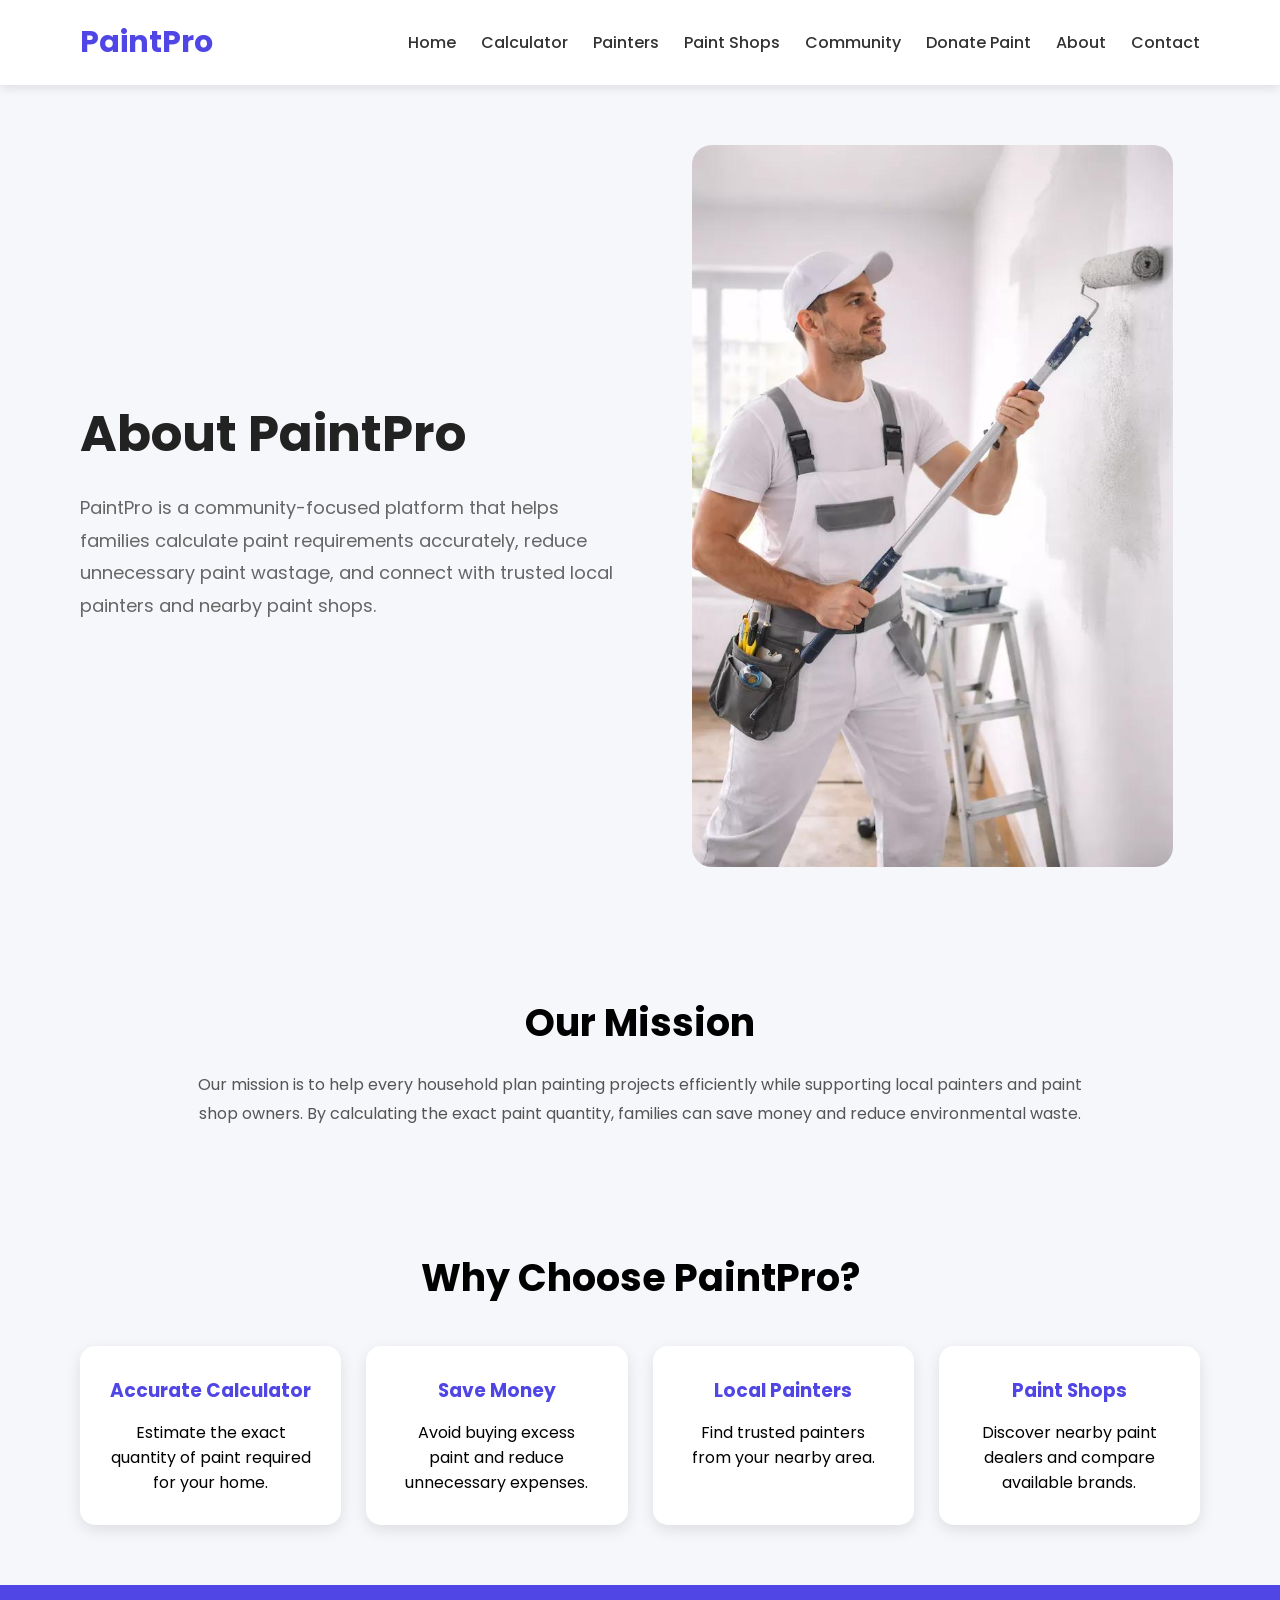
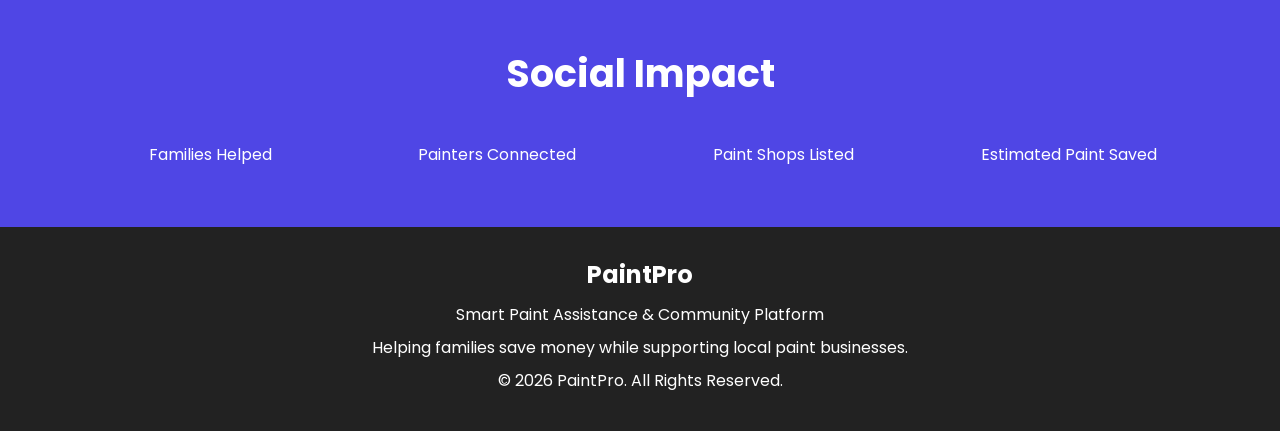
<file: about.html>
<!DOCTYPE html>
<html lang="en">

<head>

    <meta charset="UTF-8">

    <meta name="viewport" content="width=device-width, initial-scale=1.0">

    <title>About | PaintPro</title>

    <link rel="stylesheet" href="about.css">

    <link href="https://fonts.googleapis.com/css2?family=Poppins:wght@300;400;500;600;700&display=swap" rel="stylesheet">

</head>

<body>

    <!-- ================= NAVBAR ================= -->

    <nav class="navbar">

        <div class="logo"> PaintPro</div>

        <ul class="nav-links">

            <li><a href="index.html">Home</a></li>

            <li><a href="calculator.html">Calculator</a></li>

            <li><a href="painters.html">Painters</a></li>

            <li><a href="shop.html">Paint Shops</a></li>
            <li><a href="community.html">Community</a></li>

<li><a href="donate.html">Donate Paint</a></li>

            <li><a href="about.html">About</a></li>

            <li><a href="contact.html">Contact</a></li>

        </ul>

    </nav>

    <!-- ================= HERO ================= -->

    <section class="hero">

        <div class="hero-text">

            <h1>About PaintPro</h1>

            <p>
                PaintPro is a community-focused platform that helps families calculate paint requirements accurately, reduce unnecessary paint wastage, and connect with trusted local painters and nearby paint shops.
            </p>

        </div>

        <div class="hero-image">

            <img src="img7.jpg" alt="About PaintPro">

        </div>

    </section>

    <!-- ================= MISSION ================= -->

    <section class="mission">

        <h2>Our Mission</h2>

        <p>
            Our mission is to help every household plan painting projects efficiently while supporting local painters and paint shop owners. By calculating the exact paint quantity, families can save money and reduce environmental waste.
        </p>

    </section>

    <!-- ================= WHY CHOOSE ================= -->

    <section class="features">

        <h2>Why Choose PaintPro?</h2>

        <div class="feature-container">

            <div class="card">

                <h3> Accurate Calculator</h3>

                <p>Estimate the exact quantity of paint required for your home.</p>

            </div>

            <div class="card">

                <h3> Save Money</h3>

                <p>Avoid buying excess paint and reduce unnecessary expenses.</p>

            </div>

            <div class="card">

                <h3> Local Painters</h3>

                <p>Find trusted painters from your nearby area.</p>

            </div>

            <div class="card">

                <h3> Paint Shops</h3>

                <p>Discover nearby paint dealers and compare available brands.</p>

            </div>

        </div>

    </section>

    <!-- ================= SOCIAL IMPACT ================= -->

    <section class="impact">

        <h2> Social Impact</h2>

        <div class="impact-container">

            <div class="impact-box">

                <h1></h1>

                <p>Families Helped</p>

            </div>

            <div class="impact-box">

                <h1></h1>

                <p>Painters Connected</p>

            </div>

            <div class="impact-box">

                <h1></h1>

                <p>Paint Shops Listed</p>

            </div>

            <div class="impact-box">

                <h1></h1>

                <p>Estimated Paint Saved</p>

            </div>

        </div>

    </section>

    <!-- ================= FOOTER ================= -->

    <footer>

        <h2> PaintPro</h2>

        <p>Smart Paint Assistance & Community Platform</p>

        <p>Helping families save money while supporting local paint businesses.</p>

        <p>© 2026 PaintPro. All Rights Reserved.</p>

    </footer>

</body>

</html>
</file>
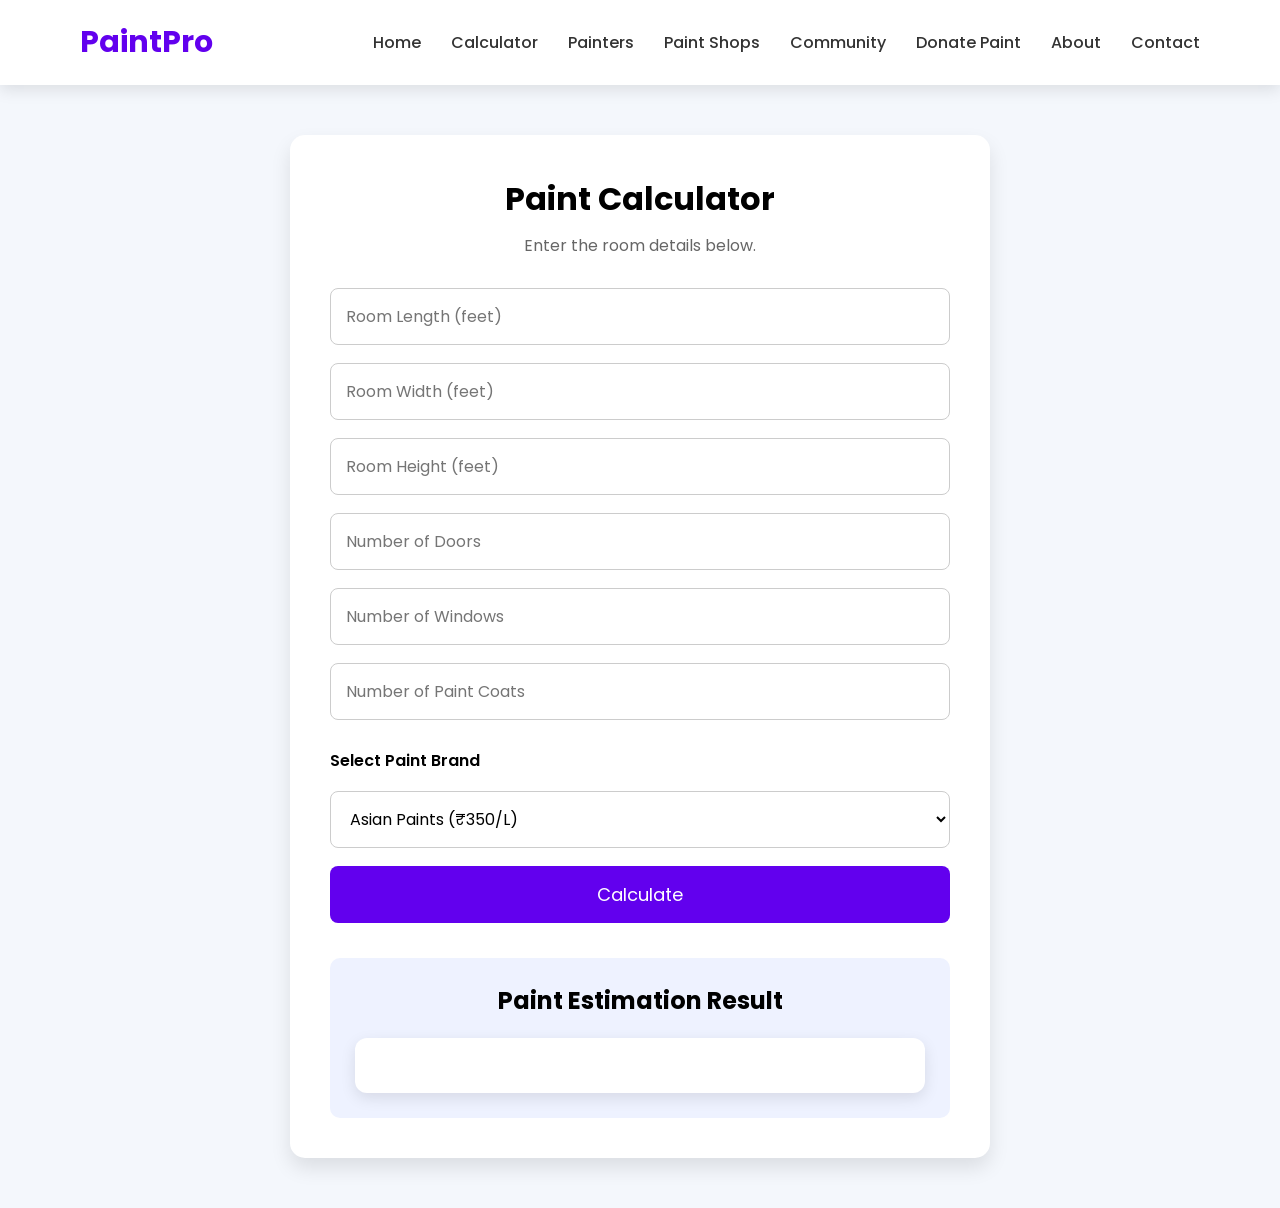
<file: calculator.html>
<!DOCTYPE html>
<html lang="en">

<head>

    <meta charset="UTF-8">

    <meta name="viewport" content="width=device-width, initial-scale=1.0">

    <title>Paint Calculator | PaintPro</title>

   <link rel="stylesheet" href="calculator.css">

    <link href="https://fonts.googleapis.com/css2?family=Poppins:wght@300;400;500;600;700&display=swap" rel="stylesheet">

</head>

<body>
    <nav class="navbar">

    <div class="logo"> PaintPro</div>

    <ul class="nav-links">

        <li><a href="index.html">Home</a></li>

        <li><a href="calculator.html">Calculator</a></li>

        <li><a href="painters.html">Painters</a></li>

        <li><a href="shop.html">Paint Shops</a></li>
        <li><a href="community.html">Community</a></li>

<li><a href="donate.html">Donate Paint</a></li>

        <li><a href="about.html">About</a></li>

        <li><a href="contact.html">Contact</a></li>

    </ul>

</nav>

    <div class="container">

        <h1>Paint Calculator</h1>

        <p>Enter the room details below.</p>

        <div class="calculator">

            <input type="number" id="length" placeholder="Room Length (feet)">

            <input type="number" id="width" placeholder="Room Width (feet)">

            <input type="number" id="height" placeholder="Room Height (feet)">

            <input type="number" id="doors" placeholder="Number of Doors">

            <input type="number" id="windows" placeholder="Number of Windows">
<input type="number" id="coats" placeholder="Number of Paint Coats">

<label>Select Paint Brand</label>

<select id="brand">

    <option value="350">Asian Paints (₹350/L)</option>

    <option value="320">Berger Paints (₹320/L)</option>

    <option value="300">Nerolac (₹300/L)</option>

    <option value="280">Dulux (₹280/L)</option>

</select>

<button onclick="calculatePaint()">
    Calculate
</button>


        </div>

      <div class="result">

    <h2>Paint Estimation Result</h2>

    <div class="result-box">

        <p id="area"></p>

        <p id="paint"></p>

        <p id="cost"></p>

        <p id="waste"></p>

        <p id="recommendation"></p>

    </div>

</div>

    </div>

    <script src="calculator.js"></script>

</body>

</html>
</file>
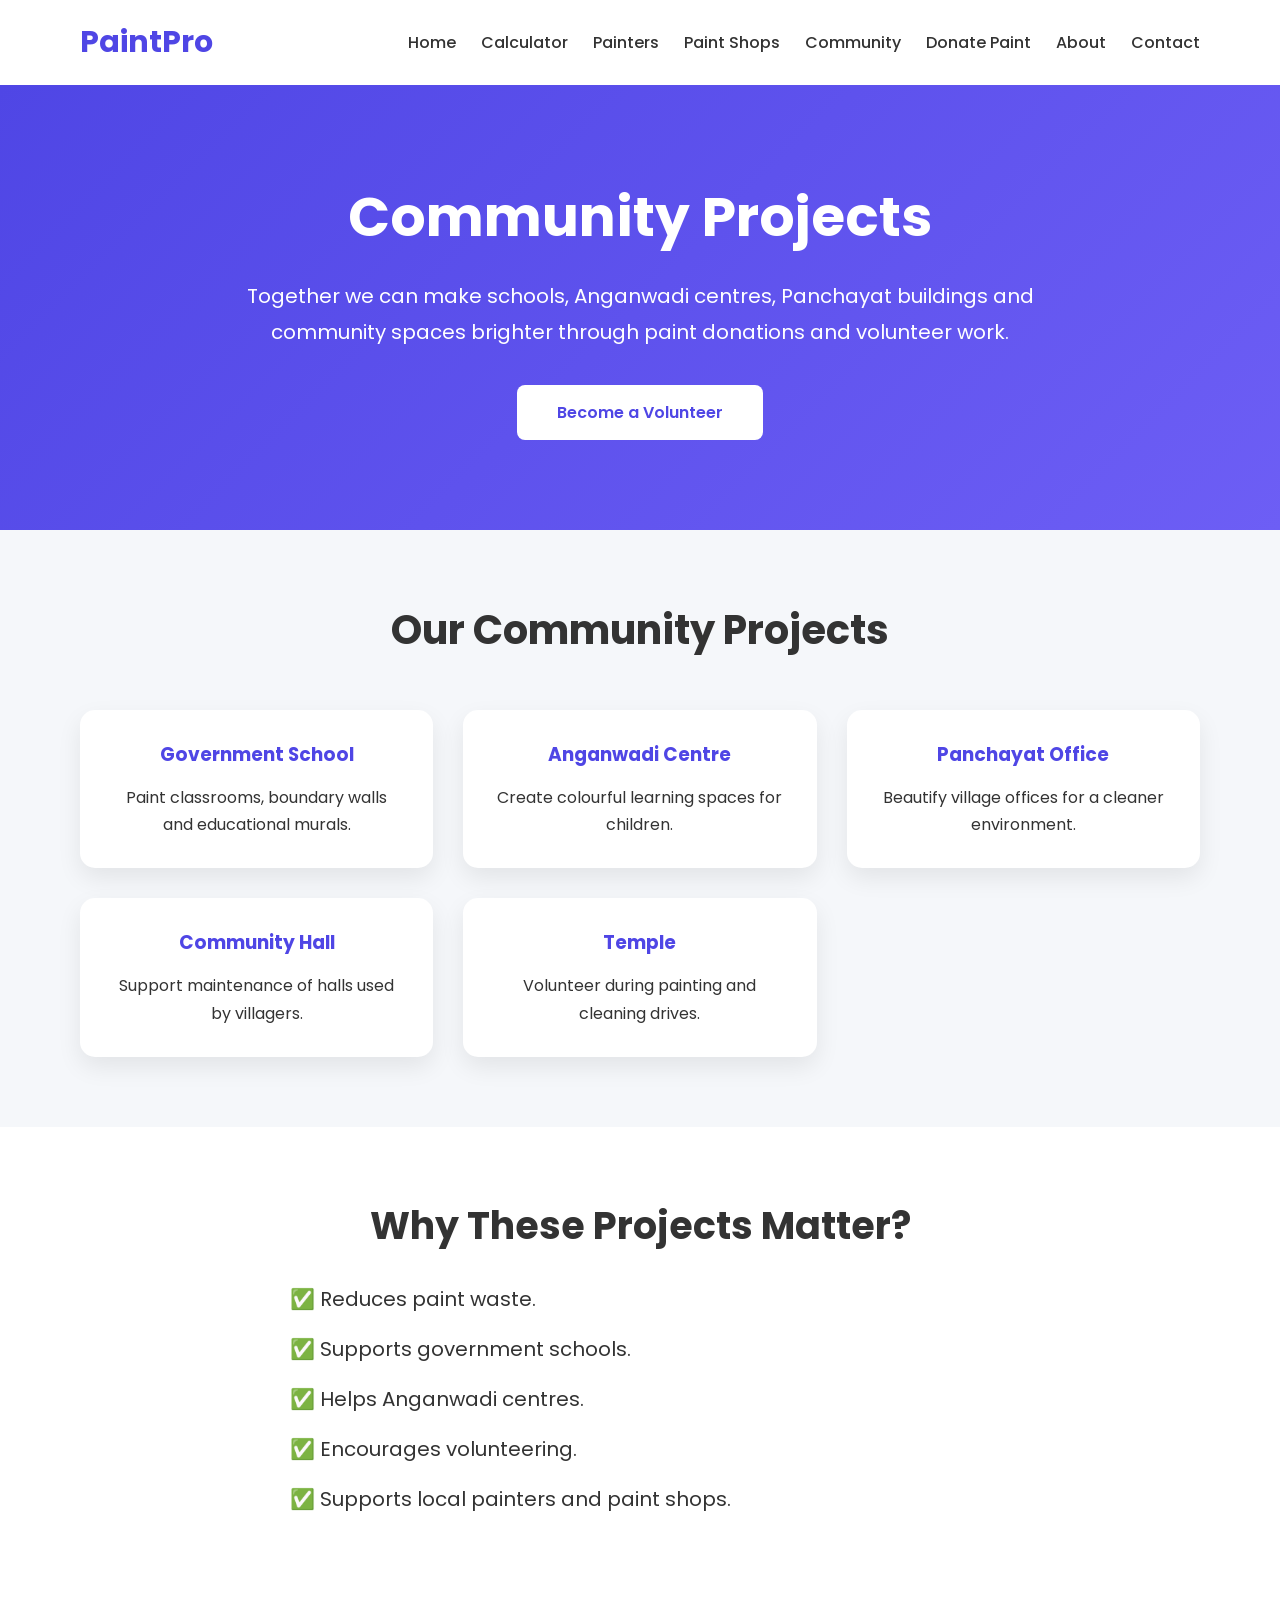
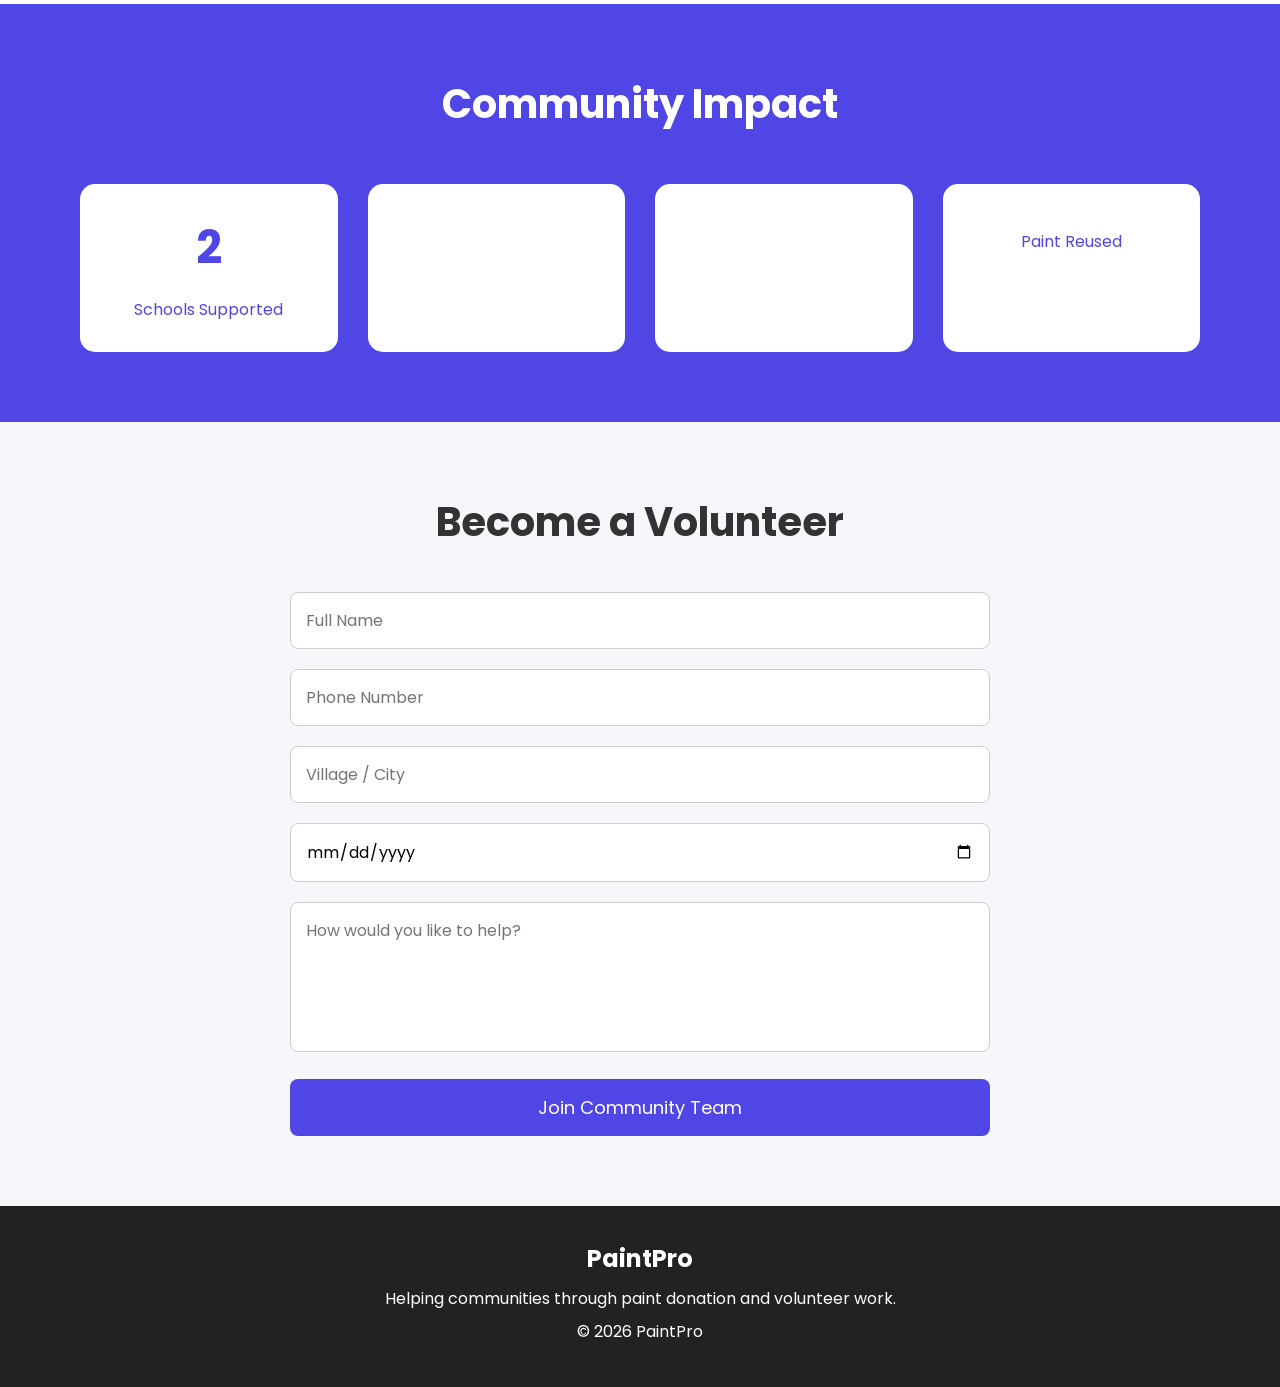
<file: community.html>
<!DOCTYPE html>
<html lang="en">

<head>

<meta charset="UTF-8">

<meta name="viewport" content="width=device-width, initial-scale=1.0">

<title>Community Projects | PaintPro</title>

<link rel="stylesheet" href="community.css">

<link href="https://fonts.googleapis.com/css2?family=Poppins:wght@300;400;500;600;700&display=swap" rel="stylesheet">

</head>

<body>

<!-- Navbar -->

<nav class="navbar">

<div class="logo"> PaintPro</div>

<ul class="nav-links">

<li><a href="index.html">Home</a></li>

<li><a href="calculator.html">Calculator</a></li>

<li><a href="painters.html">Painters</a></li>

<li><a href="shop.html">Paint Shops</a></li>

<li><a href="community.html">Community</a></li>

<li><a href="donate.html">Donate Paint</a></li>

<li><a href="about.html">About</a></li>

<li><a href="contact.html">Contact</a></li>

</ul>

</nav>

<!-- Hero -->

<section class="hero">

<h1> Community Projects</h1>

<p>
Together we can make schools, Anganwadi centres, Panchayat buildings and community spaces brighter through paint donations and volunteer work.
</p>

<a href="#volunteer" class="btn">Become a Volunteer</a>

</section>

<!-- Projects -->

<section class="projects">

<h2>Our Community Projects</h2>

<div class="project-container">

<div class="card">
<h3> Government School</h3>
<p>Paint classrooms, boundary walls and educational murals.</p>
</div>

<div class="card">
<h3> Anganwadi Centre</h3>
<p>Create colourful learning spaces for children.</p>
</div>

<div class="card">
<h3> Panchayat Office</h3>
<p>Beautify village offices for a cleaner environment.</p>
</div>

<div class="card">
<h3> Community Hall</h3>
<p>Support maintenance of halls used by villagers.</p>
</div>

<div class="card">
<h3> Temple</h3>
<p>Volunteer during painting and cleaning drives.</p>
</div>

</div>

</section>

<!-- Why -->

<section class="why">

<h2>Why These Projects Matter?</h2>

<ul>

<li>✅ Reduces paint waste.</li>

<li>✅ Supports government schools.</li>

<li>✅ Helps Anganwadi centres.</li>

<li>✅ Encourages volunteering.</li>

<li>✅ Supports local painters and paint shops.</li>

</ul>

</section>

<!-- Impact -->

<section class="impact">

<h2>Community Impact</h2>

<div class="impact-container">

<div class="box">

<h1>2</h1>

<p>Schools Supported</p>

</div>

<div class="box">

<h1></h1>

<p></p>

</div>

<div class="box">

<h1></h1>

<p></p>

</div>

<div class="box">

<h1></h1>

<p>Paint Reused</p>

</div>

</div>

</section>

<!-- Volunteer -->

<section class="volunteer" id="volunteer">

<h2>Become a Volunteer</h2>

<form>

<input type="text" placeholder="Full Name" required>

<input type="text" placeholder="Phone Number" required>

<input type="text" placeholder="Village / City">

<input type="date">

<textarea placeholder="How would you like to help?"></textarea>

<button type="submit">Join Community Team</button>

</form>

</section>

<!-- Footer -->

<footer>

<h2>PaintPro</h2>

<p>Helping communities through paint donation and volunteer work.</p>

<p>© 2026 PaintPro</p>

</footer>

<script>

document.querySelector("form").addEventListener("submit",function(e){

e.preventDefault();

alert(" Thank you for joining our community! We will contact you soon.");

this.reset();

});

</script>

</body>

</html>
</file>
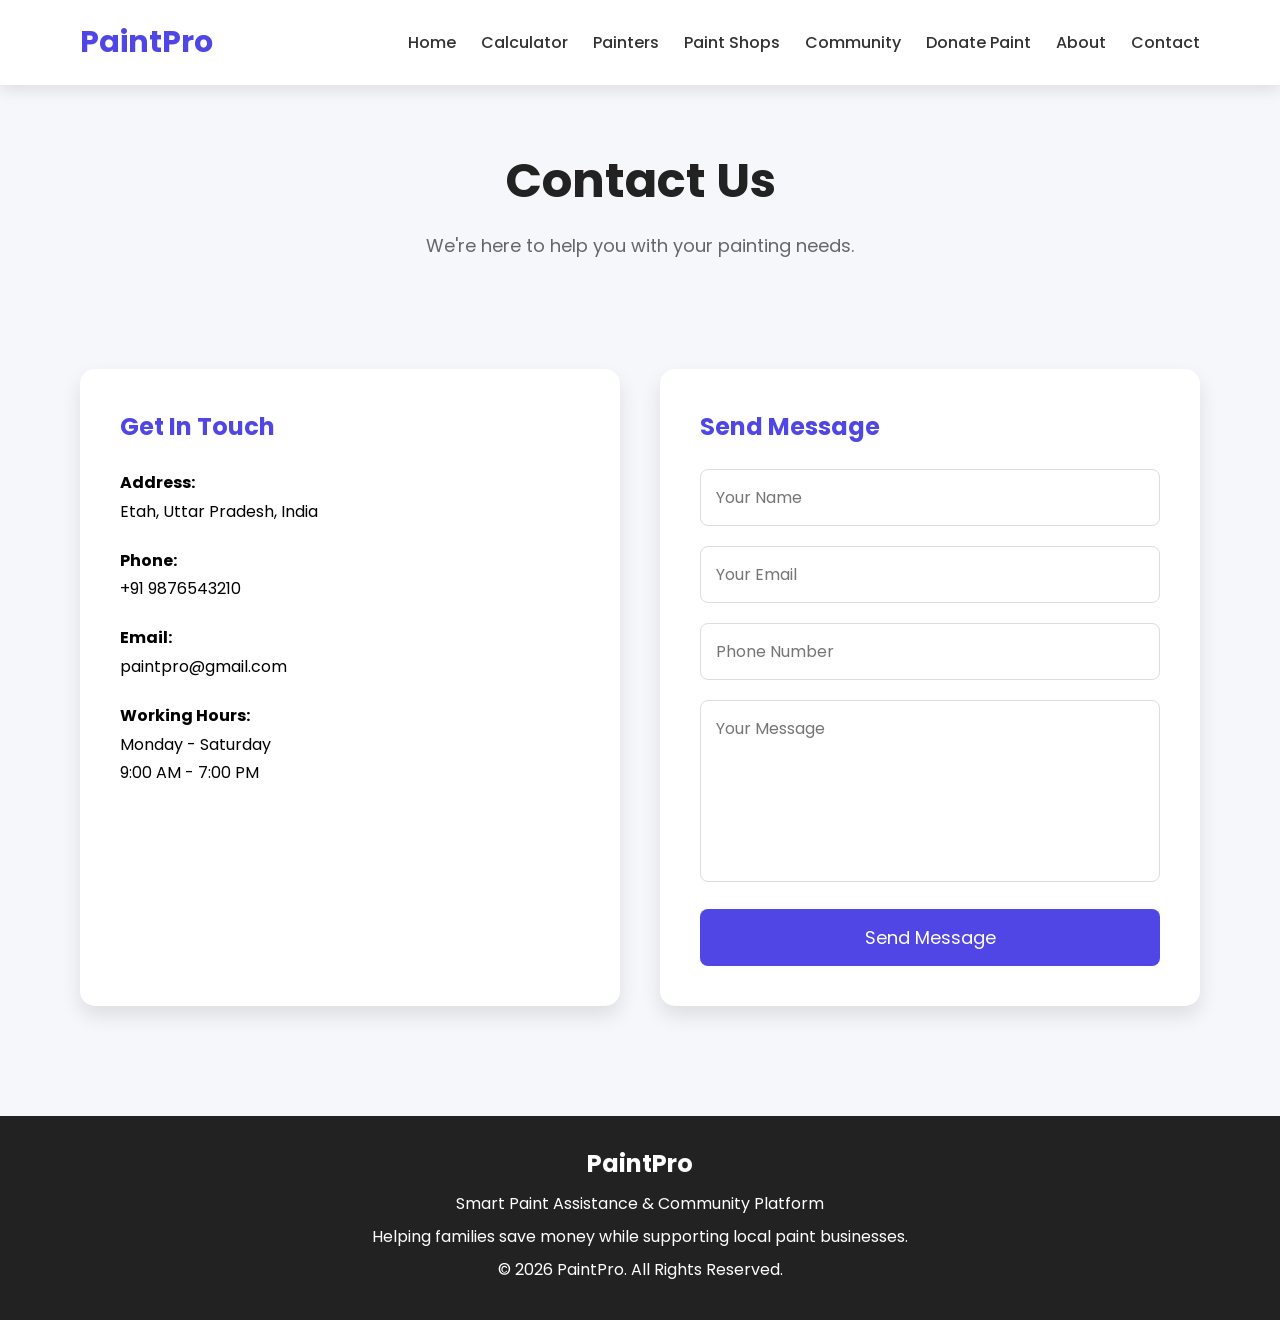
<file: contact.html>
<!DOCTYPE html>
<html lang="en">

<head>

    <meta charset="UTF-8">

    <meta name="viewport" content="width=device-width, initial-scale=1.0">

    <title>PaintPro | Contact Us</title>

    <link rel="stylesheet" href="contact.css">

    <link href="https://fonts.googleapis.com/css2?family=Poppins:wght@300;400;500;600;700&display=swap" rel="stylesheet">

</head>

<body>

<!-- Navbar -->

<nav class="navbar">

    <div class="logo"> PaintPro</div>

    <ul class="nav-links">

        <li><a href="index.html">Home</a></li>

        <li><a href="calculator.html">Calculator</a></li>

        <li><a href="painters.html">Painters</a></li>

        <li><a href="shop.html">Paint Shops</a></li>
        <li><a href="community.html">Community</a></li>

<li><a href="donate.html">Donate Paint</a></li>

        <li><a href="about.html">About</a></li>

        <li><a href="contact.html">Contact</a></li>

    </ul>

</nav>

<!-- Heading -->

<section class="contact-heading">

    <h1>Contact Us</h1>

    <p>We're here to help you with your painting needs.</p>

</section>

<!-- Contact Section -->

<section class="contact-container">

    <!-- Left Side -->

    <div class="contact-info">

        <h2>Get In Touch</h2>

        <p><strong> Address:</strong><br>Etah, Uttar Pradesh, India</p>

        <p><strong> Phone:</strong><br>+91 9876543210</p>

        <p><strong> Email:</strong><br>paintpro@gmail.com</p>

        <p><strong>Working Hours:</strong><br>Monday - Saturday<br>9:00 AM - 7:00 PM</p>

    </div>

    <!-- Right Side -->

    <div class="contact-form">

        <h2>Send Message</h2>

        <form>

            <input type="text" placeholder="Your Name" required>

            <input type="email" placeholder="Your Email" required>

            <input type="tel" placeholder="Phone Number">

            <textarea rows="6" placeholder="Your Message"></textarea>

            <button type="submit">Send Message</button>

        </form>

    </div>

</section>

<!-- Footer -->

<footer>

    <h2>PaintPro</h2>

    <p>Smart Paint Assistance & Community Platform</p>

    <p>Helping families save money while supporting local paint businesses.</p>

    <p>© 2026 PaintPro. All Rights Reserved.</p>

</footer>
<script>
document.querySelector("form").addEventListener("submit", function(event){

    event.preventDefault();

    alert(" Thank you! Your message has been sent successfully.");

    this.reset();

});
</script>

</body>

</html>
</file>
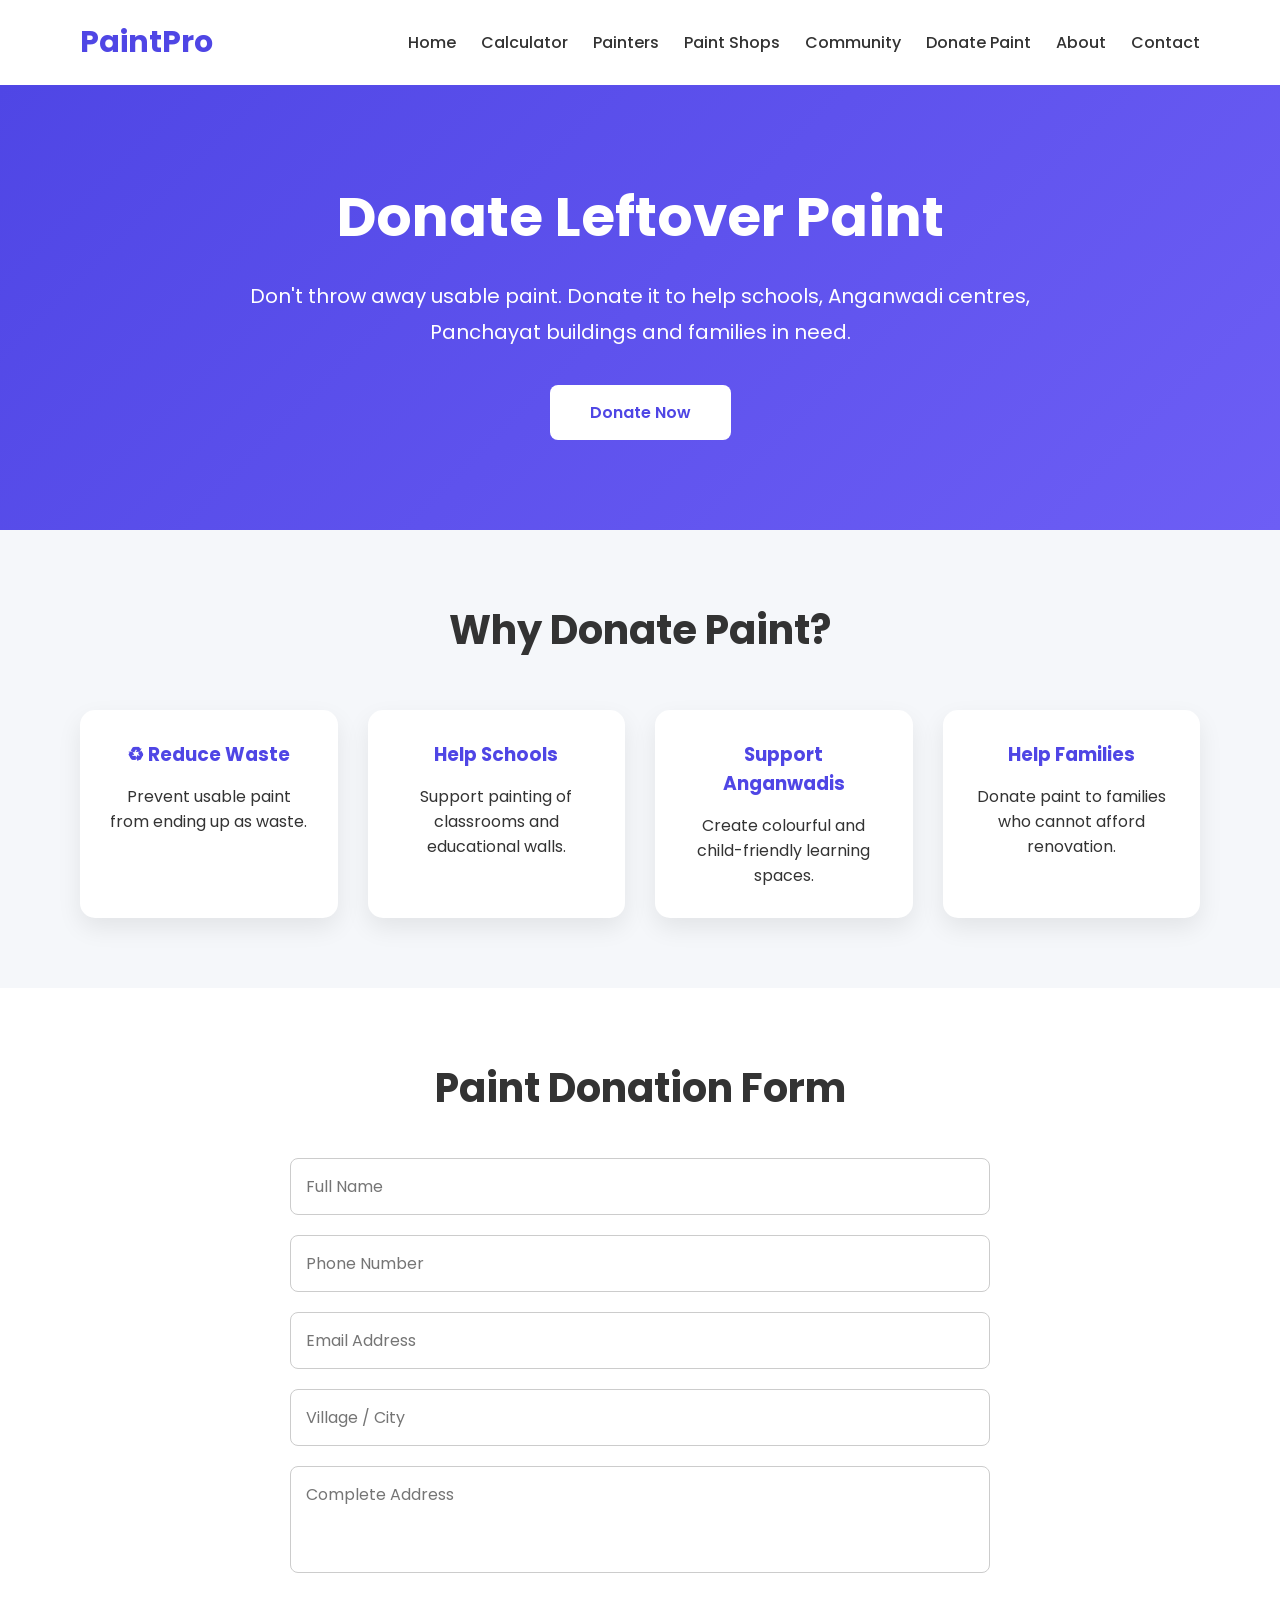
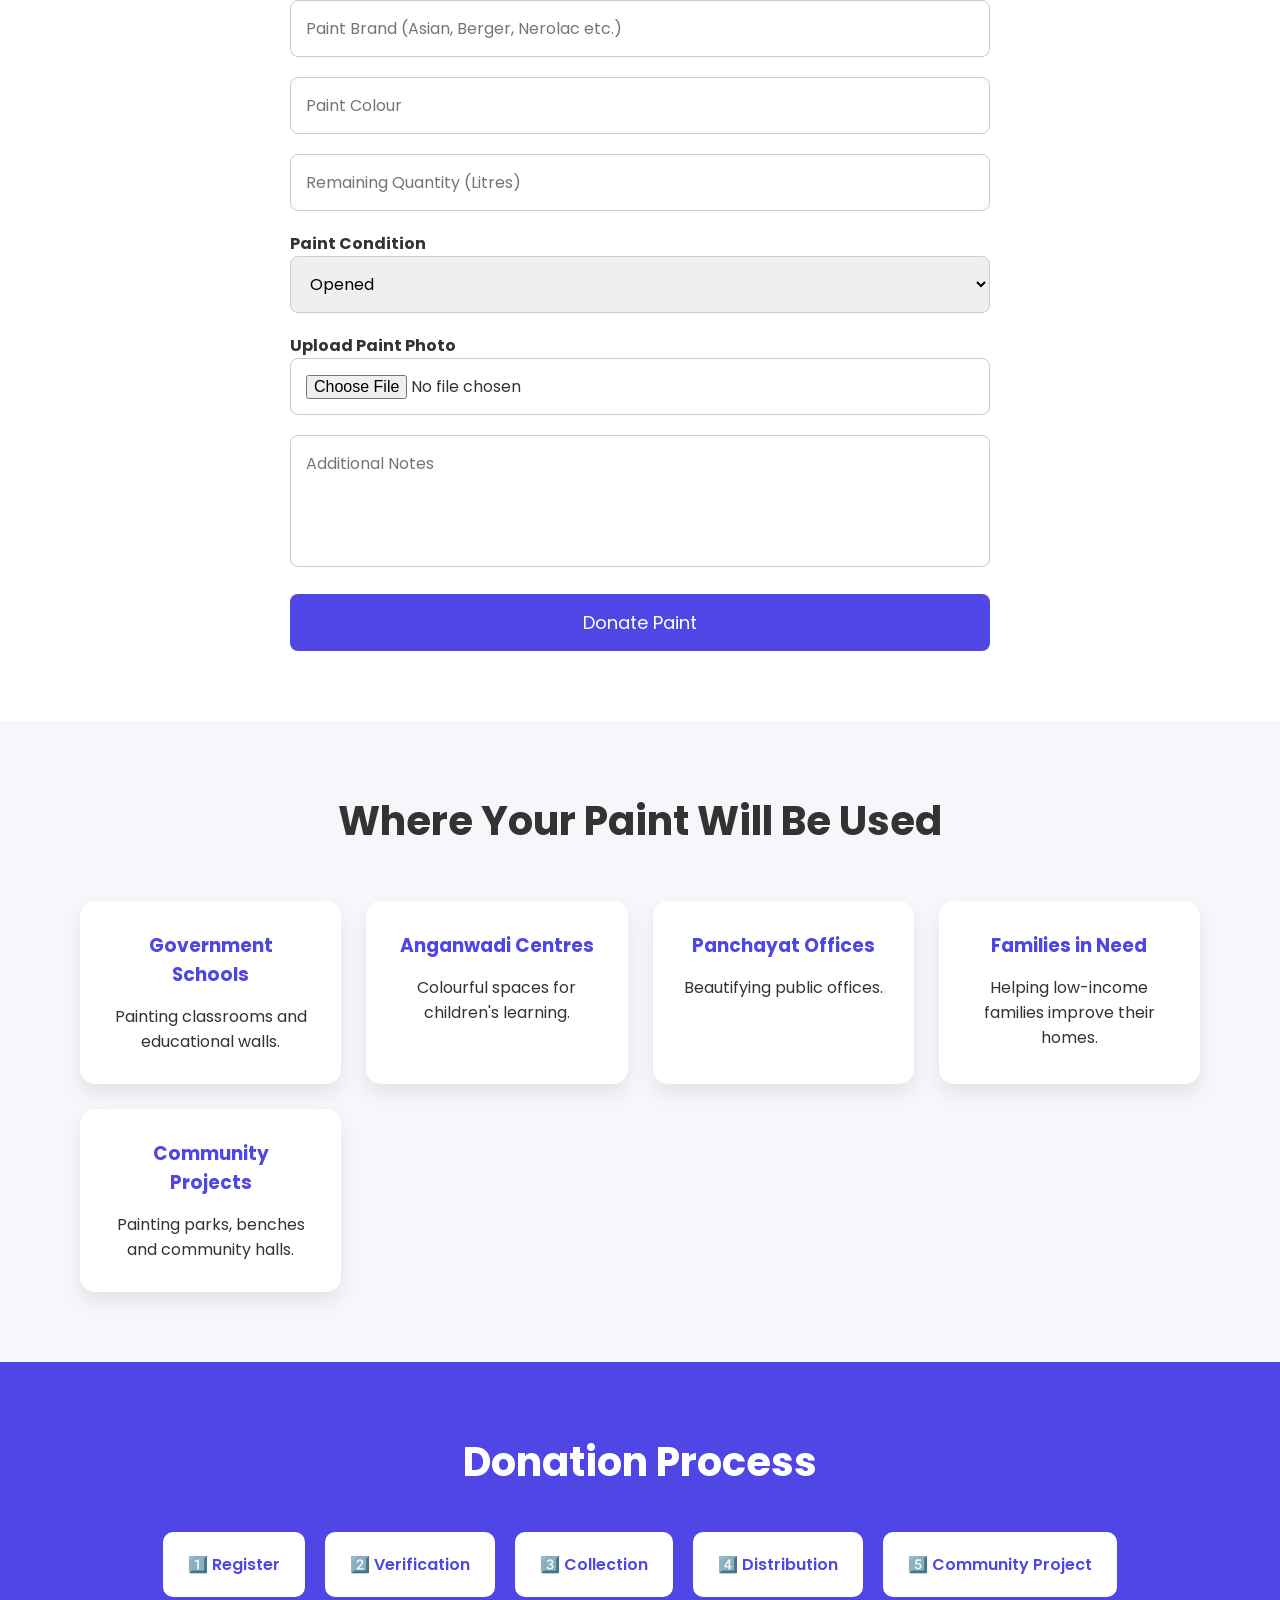
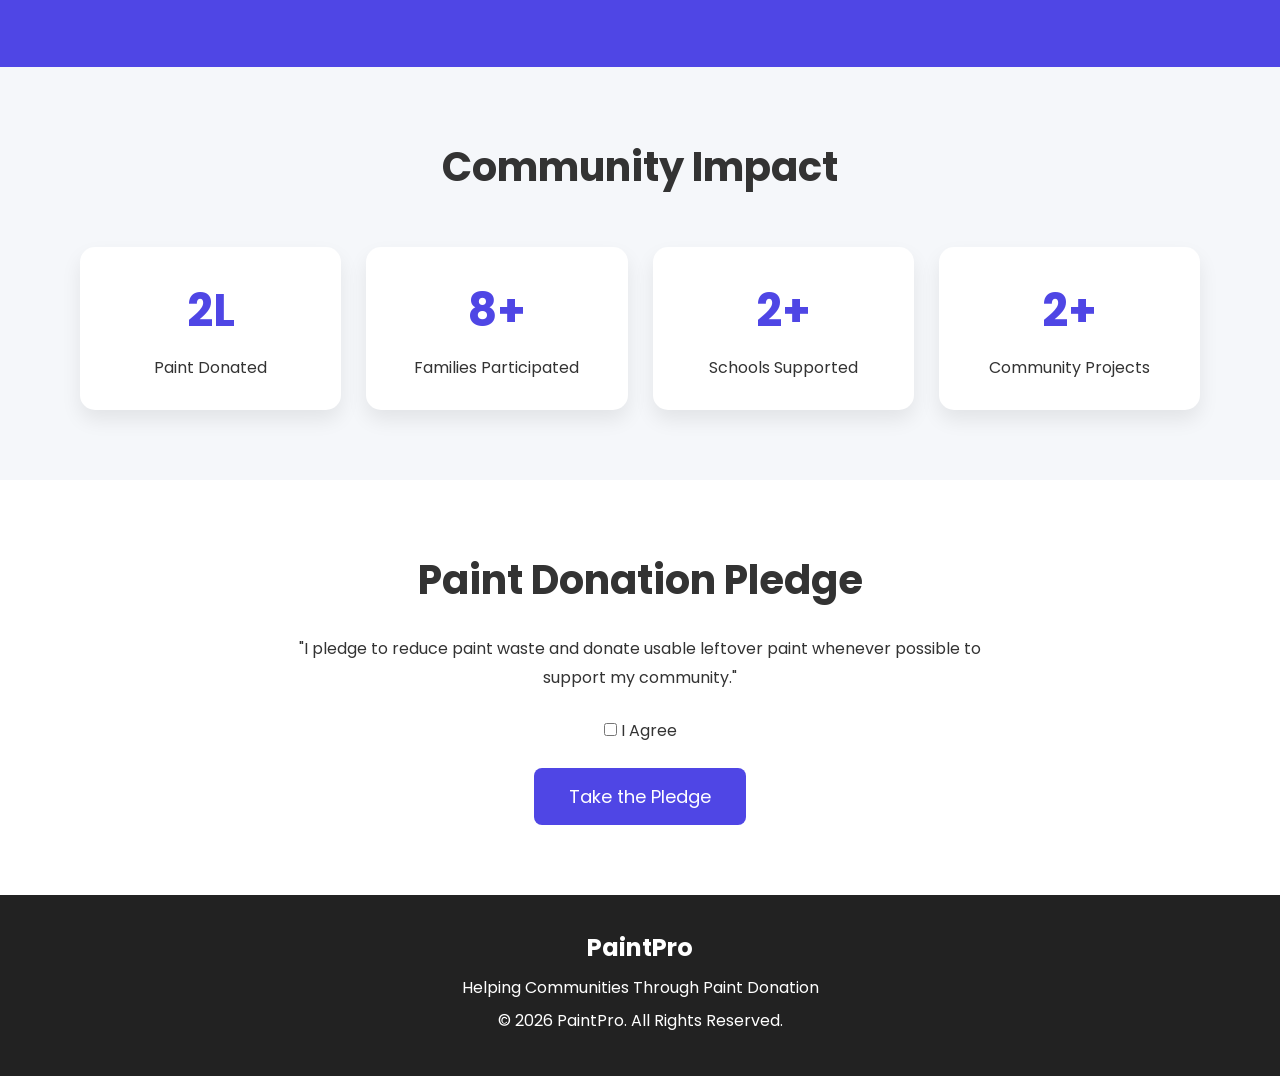
<file: donate.html>
<!DOCTYPE html>
<html lang="en">

<head>

    <meta charset="UTF-8">

    <meta name="viewport" content="width=device-width, initial-scale=1.0">

    <title>Donate Paint | PaintPro</title>

    <link rel="stylesheet" href="donate.css">

    <link href="https://fonts.googleapis.com/css2?family=Poppins:wght@300;400;500;600;700&display=swap" rel="stylesheet">

</head>

<body>

<!-- ================= NAVBAR ================= -->

<nav class="navbar">

    <div class="logo"> PaintPro</div>

    <ul class="nav-links">

        <li><a href="index.html">Home</a></li>

        <li><a href="calculator.html">Calculator</a></li>

        <li><a href="painters.html">Painters</a></li>

        <li><a href="shop.html">Paint Shops</a></li>

        <li><a href="community.html">Community</a></li>

        <li><a href="donate.html">Donate Paint</a></li>

        <li><a href="about.html">About</a></li>

        <li><a href="contact.html">Contact</a></li>

    </ul>

</nav>

<!-- ================= HERO ================= -->

<section class="hero">

    <h1> Donate Leftover Paint</h1>

    <p>

        Don't throw away usable paint. Donate it to help schools,
        Anganwadi centres, Panchayat buildings and families in need.

    </p>

    <a href="#donate-form" class="btn">Donate Now</a>

</section>

<!-- ================= WHY DONATE ================= -->

<section class="why">

    <h2>Why Donate Paint?</h2>

    <div class="why-container">

        <div class="why-card">

            <h3>♻ Reduce Waste</h3>

            <p>Prevent usable paint from ending up as waste.</p>

        </div>

        <div class="why-card">

            <h3> Help Schools</h3>

            <p>Support painting of classrooms and educational walls.</p>

        </div>

        <div class="why-card">

            <h3> Support Anganwadis</h3>

            <p>Create colourful and child-friendly learning spaces.</p>

        </div>

        <div class="why-card">

            <h3> Help Families</h3>

            <p>Donate paint to families who cannot afford renovation.</p>

        </div>

    </div>

</section>

<!-- ================= DONATION FORM ================= -->

<section class="donate" id="donate-form">

    <h2>Paint Donation Form</h2>

    <form id="paintForm">

        <input type="text" placeholder="Full Name" required>

        <input type="tel" placeholder="Phone Number" required>

        <input type="email" placeholder="Email Address">

        <input type="text" placeholder="Village / City" required>

        <textarea placeholder="Complete Address" rows="3"></textarea>

        <input type="text" placeholder="Paint Brand (Asian, Berger, Nerolac etc.)">

        <input type="text" placeholder="Paint Colour">

        <input type="number" placeholder="Remaining Quantity (Litres)">

        <label><strong>Paint Condition</strong></label>

        <select>

            <option>Opened</option>

            <option>Unopened</option>

        </select>

        <label><strong>Upload Paint Photo</strong></label>

        <input type="file">

        <textarea placeholder="Additional Notes" rows="4"></textarea>

        <button type="submit">Donate Paint</button>

    </form>

</section>

<!-- ================= WHERE IT GOES ================= -->

<section class="uses">

    <h2>Where Your Paint Will Be Used</h2>

    <div class="use-container">

        <div class="use-card">

            <h3> Government Schools</h3>

            <p>Painting classrooms and educational walls.</p>

        </div>

        <div class="use-card">

            <h3> Anganwadi Centres</h3>

            <p>Colourful spaces for children's learning.</p>

        </div>

        <div class="use-card">

            <h3> Panchayat Offices</h3>

            <p>Beautifying public offices.</p>

        </div>

        <div class="use-card">

            <h3> Families in Need</h3>

            <p>Helping low-income families improve their homes.</p>

        </div>

        <div class="use-card">

            <h3> Community Projects</h3>

            <p>Painting parks, benches and community halls.</p>

        </div>

    </div>

</section>

<!-- ================= DONATION PROCESS ================= -->

<section class="process">

    <h2>Donation Process</h2>

    <div class="steps">

        <div class="step">1️⃣ Register</div>

        <div class="step">2️⃣ Verification</div>

        <div class="step">3️⃣ Collection</div>

        <div class="step">4️⃣ Distribution</div>

        <div class="step">5️⃣ Community Project</div>

    </div>

</section>

<!-- ================= IMPACT ================= -->

<section class="impact">

    <h2>Community Impact</h2>

    <div class="impact-container">

        <div class="impact-box">

            <h1>2L</h1>

            <p>Paint Donated</p>

        </div>

        <div class="impact-box">

            <h1>8+</h1>

            <p>Families Participated</p>

        </div>

        <div class="impact-box">

            <h1>2+</h1>

            <p>Schools Supported</p>

        </div>

        <div class="impact-box">

            <h1>2+</h1>

            <p>Community Projects</p>

        </div>

    </div>

</section>

<!-- ================= PLEDGE ================= -->

<section class="pledge">

    <h2>Paint Donation Pledge</h2>

    <p>

        "I pledge to reduce paint waste and donate usable leftover
        paint whenever possible to support my community."

    </p>

    <label>

        <input type="checkbox" id="agree">

        I Agree

    </label>

    <br><br>

    <button onclick="pledge()">Take the Pledge</button>

</section>

<!-- ================= FOOTER ================= -->

<footer>

    <h2> PaintPro</h2>

    <p>Helping Communities Through Paint Donation</p>

    <p>© 2026 PaintPro. All Rights Reserved.</p>

</footer>

<!-- ================= JAVASCRIPT ================= -->

<script>

document.getElementById("paintForm").addEventListener("submit", function(event){

    event.preventDefault();

    alert(" Thank you! Your paint donation request has been submitted successfully.");

    this.reset();

});

function pledge(){

    if(document.getElementById("agree").checked){

        alert(" Thank you! You are now a PaintPro Community Supporter.");

    }

    else{

        alert("Please accept the pledge first.");

    }

}

</script>

</body>

</html>
</file>
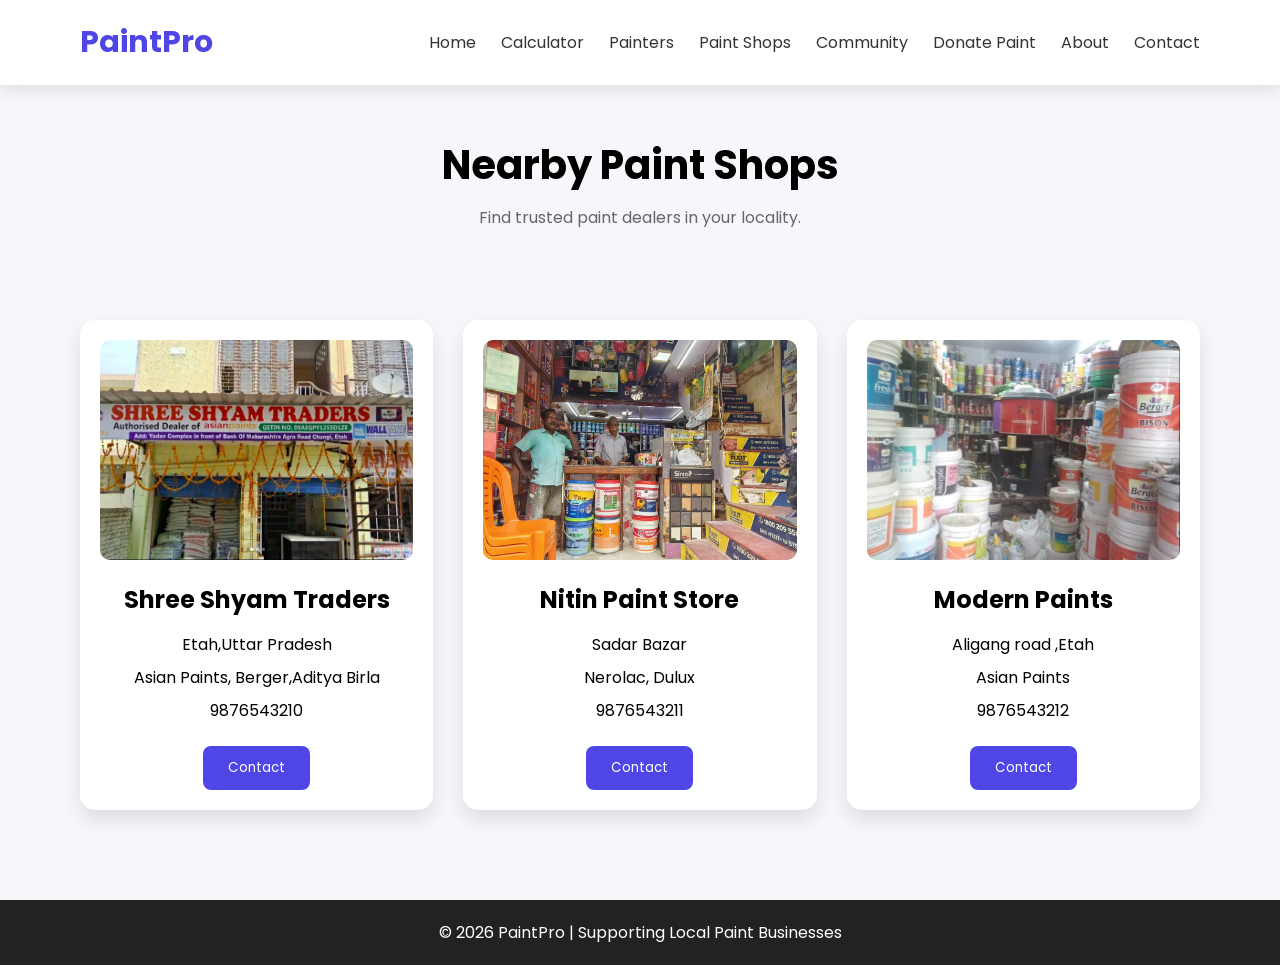
<file: shop.html>
<!DOCTYPE html>
<html lang="en">

<head>

    <meta charset="UTF-8">

    <meta name="viewport" content="width=device-width, initial-scale=1.0">

    <title>PaintPro | Paint Shops</title>

    <link rel="stylesheet" href="shop.css">

    <link href="https://fonts.googleapis.com/css2?family=Poppins:wght@300;400;500;600;700&display=swap" rel="stylesheet">

</head>

<body>

<nav class="navbar">

    <div class="logo"> PaintPro</div>

    <ul class="nav-links">

        <li><a href="index.html">Home</a></li>

        <li><a href="calculator.html">Calculator</a></li>

        <li><a href="painters.html">Painters</a></li>

        <li><a href="shop.html">Paint Shops</a></li>
        <li><a href="community.html">Community</a></li>

<li><a href="donate.html">Donate Paint</a></li>

        <li><a href="about.html">About</a></li>

        <li><a href="contact.html">Contact</a></li>

    </ul>

</nav>

<section class="heading">

    <h1>Nearby Paint Shops</h1>

    <p>Find trusted paint dealers in your locality.</p>

</section>

<section class="shops">

    <div class="shop-card">

        <img src="img4.jpg" alt="Shop">

        <h2>Shree Shyam Traders</h2>

        <p> Etah,Uttar Pradesh</p>

        <p> Asian Paints, Berger,Aditya Birla</p>

        <p> 9876543210</p>

        <button>Contact</button>

    </div>

    <div class="shop-card">

        <img src="img5.jpeg" alt="Shop">

        <h2>Nitin Paint Store</h2>

        <p> Sadar Bazar</p>

        <p> Nerolac, Dulux</p>

        <p> 9876543211</p>

        <button>Contact</button>

    </div>

    <div class="shop-card">

        <img src="img6.jpg" alt="Shop">

        <h2>Modern Paints</h2>

        <p> Aligang road ,Etah</p>

        <p> Asian Paints</p>

        <p> 9876543212</p>

        <button>Contact</button>

    </div>

</section>

<footer>

<p>© 2026 PaintPro | Supporting Local Paint Businesses</p>

</footer>

</body>

</html>
</file>
<file: about.css>
*{
    margin:0;
    padding:0;
    box-sizing:border-box;
    font-family:'Poppins',sans-serif;
}

body{
    background:#f5f7fa;
}

/* Navbar */

.navbar{
    display:flex;
    justify-content:space-between;
    align-items:center;
    padding:20px 80px;
    background:white;
    box-shadow:0 3px 10px rgba(0,0,0,.1);
}

.logo{
    font-size:30px;
    font-weight:700;
    color:#4f46e5;
}

.nav-links{
    display:flex;
    list-style:none;
    gap:25px;
}

.nav-links a{
    text-decoration:none;
    color:#333;
    font-weight:500;
}

.nav-links a:hover{
    color:#4f46e5;
}

/* Hero */

.hero{
    display:flex;
    justify-content:space-between;
    align-items:center;
    padding:60px 80px;
    gap:50px;
}

.hero-text{
    flex:1;
}

.hero-text h1{
    font-size:50px;
    color:#222;
    margin-bottom:20px;
}

.hero-text p{
    font-size:18px;
    line-height:1.8;
    color:#666;
}

.hero-image{
    flex:1;
    text-align:center;
}

.hero-image img{
    width:90%;
    max-width:500px;
    border-radius:20px;
}

/* Mission */

.mission{
    text-align:center;
    padding:60px 80px;
}

.mission h2{
    font-size:38px;
    margin-bottom:20px;
}

.mission p{
    max-width:900px;
    margin:auto;
    line-height:1.8;
    color:#555;
}

/* Features */

.features{
    padding:60px 80px;
}

.features h2{
    text-align:center;
    font-size:38px;
    margin-bottom:40px;
}

.feature-container{
    display:grid;
    grid-template-columns:repeat(auto-fit,minmax(250px,1fr));
    gap:25px;
}

.card{
    background:white;
    padding:30px;
    border-radius:15px;
    box-shadow:0 5px 15px rgba(0,0,0,.1);
    text-align:center;
    transition:.3s;
}

.card:hover{
    transform:translateY(-8px);
}

.card h3{
    margin-bottom:15px;
    color:#4f46e5;
}

/* Impact */

.impact{
    background:#4f46e5;
    color:white;
    padding:60px 80px;
}

.impact h2{
    text-align:center;
    margin-bottom:40px;
    font-size:38px;
}

.impact-container{
    display:grid;
    grid-template-columns:repeat(auto-fit,minmax(180px,1fr));
    gap:25px;
}

.impact-box{
    text-align:center;
}

.impact-box h1{
    font-size:45px;
}

/* Footer */

footer{
    background:#222;
    color:white;
    text-align:center;
    padding:30px;
}

footer h2{
    margin-bottom:10px;
}

footer p{
    margin:8px 0;
}
</file>
<file: calculator.css>
*{
    margin:0;
    padding:0;
    box-sizing:border-box;
    font-family:'Poppins',sans-serif;
}

body{
    background:#f4f7fc;
}

.navbar{
    display:flex;
    justify-content:space-between;
    align-items:center;
    padding:20px 80px;
    background:white;
    box-shadow:0 5px 15px rgba(0,0,0,.1);
}

.logo{
    font-size:30px;
    font-weight:700;
    color:#6200EE;
}
.navbar{

    display:flex;

    justify-content:space-between;

    align-items:center;

    padding:20px 80px;

    background:white;

    box-shadow:0 5px 15px rgba(0,0,0,.1);

}

.logo{

    font-size:30px;

    font-weight:700;

    color:#6200EE;

}

.nav-links{

    display:flex;

    list-style:none;

    gap:30px;

}

.nav-links a{

    text-decoration:none;

    color:#333;

    font-weight:500;

    transition:0.3s;

}

.nav-links a:hover{

    color:#6200EE;

    border-bottom:3px solid #6200EE;

    padding-bottom:5px;

}
.navbar{

    display:flex;

    justify-content:space-between;

    align-items:center;

    padding:20px 80px;

    background:white;

    box-shadow:0 5px 15px rgba(0,0,0,.1);

}

.logo{

    font-size:30px;

    font-weight:700;

    color:#6200EE;

}

.nav-links{

    display:flex;

    list-style:none;

    gap:30px;

}

.nav-links a{

    text-decoration:none;

    color:#333;

    font-weight:500;

    transition:0.3s;

}

.nav-links a:hover{

    color:#6200EE;

    border-bottom:3px solid #6200EE;

    padding-bottom:5px;

}


.container{
    width:80%;
    max-width:700px;
    margin:50px auto;
    background:white;
    padding:40px;
    border-radius:15px;
    box-shadow:0 10px 20px rgba(0,0,0,.1);
}

.container h1{
    text-align:center;
    margin-bottom:10px;
}

.container p{
    text-align:center;
    color:#666;
    margin-bottom:30px;
}

.calculator{
    display:flex;
    flex-direction:column;
    gap:18px;
}

.calculator input{
    padding:15px;
    border:1px solid #ccc;
    border-radius:8px;
    font-size:16px;
}

.calculator button{
    padding:15px;
    border:none;
    background:#6200EE;
    color:white;
    font-size:18px;
    border-radius:8px;
    cursor:pointer;
}

.calculator button:hover{
    background:#4500aa;
}

.result{
    margin-top:35px;
    padding:25px;
    background:#eef2ff;
    border-radius:10px;
}

.result h2{
    text-align:center;
    margin-bottom:20px;
}

.result p{
    text-align:left;
    font-size:18px;
    margin:10px 0;
}
.result-box{

    background:white;

    padding:20px;

    border-radius:12px;

    box-shadow:0 5px 15px rgba(0,0,0,.1);

}

.result-box p{

    font-size:18px;

    margin:15px 0;

    font-weight:500;

}
.calculator label{
    font-weight:600;
    margin-top:10px;
}

.calculator select{
    padding:15px;
    border:1px solid #ccc;
    border-radius:8px;
    font-size:16px;
    background:white;
    cursor:pointer;
}
</file>
<file: community.css>
/* ===========================
   RESET
=========================== */

*{
    margin:0;
    padding:0;
    box-sizing:border-box;
    font-family:'Poppins',sans-serif;
}

body{
    background:#f5f7fa;
    color:#333;
}

/* ===========================
   NAVBAR
=========================== */

.navbar{

    display:flex;
    justify-content:space-between;
    align-items:center;
    padding:20px 80px;
    background:white;
    box-shadow:0 5px 15px rgba(0,0,0,.1);

}

.logo{

    font-size:30px;
    font-weight:700;
    color:#4F46E5;

}

.nav-links{

    display:flex;
    list-style:none;
    gap:25px;

}

.nav-links a{

    text-decoration:none;
    color:#333;
    font-weight:500;
    transition:.3s;

}

.nav-links a:hover{

    color:#4F46E5;

}

/* ===========================
   HERO
=========================== */

.hero{

    background:linear-gradient(135deg,#4F46E5,#6D5EF5);

    color:white;

    text-align:center;

    padding:90px 20px;

}

.hero h1{

    font-size:55px;

    margin-bottom:20px;

}

.hero p{

    width:800px;

    max-width:90%;

    margin:auto;

    font-size:20px;

    line-height:1.8;

}

.btn{

    display:inline-block;

    margin-top:35px;

    padding:15px 40px;

    background:white;

    color:#4F46E5;

    text-decoration:none;

    font-weight:600;

    border-radius:8px;

    transition:.3s;

}

.btn:hover{

    transform:scale(1.05);

    background:#eeeeff;

}

/* ===========================
   PROJECTS
=========================== */

.projects{

    padding:70px 80px;

}

.projects h2{

    text-align:center;

    font-size:40px;

    margin-bottom:50px;

}

.project-container{

    display:grid;

    grid-template-columns:repeat(auto-fit,minmax(280px,1fr));

    gap:30px;

}

.card{

    background:white;

    padding:30px;

    border-radius:15px;

    box-shadow:0 10px 25px rgba(0,0,0,.08);

    text-align:center;

    transition:.4s;

}

.card:hover{

    transform:translateY(-10px);

    box-shadow:0 20px 40px rgba(0,0,0,.15);

}

.card h3{

    color:#4F46E5;

    margin-bottom:15px;

}

.card p{

    line-height:1.7;

}

/* ===========================
   WHY SECTION
=========================== */

.why{

    background:white;

    padding:70px 80px;

}

.why h2{

    text-align:center;

    font-size:38px;

    margin-bottom:30px;

}

.why ul{

    max-width:700px;

    margin:auto;

}

.why li{

    font-size:20px;

    margin:20px 0;

    list-style:none;

}

/* ===========================
   IMPACT
=========================== */

.impact{

    background:#4F46E5;

    color:white;

    padding:70px 80px;

}

.impact h2{

    text-align:center;

    font-size:40px;

    margin-bottom:50px;

}

.impact-container{

    display:grid;

    grid-template-columns:repeat(auto-fit,minmax(220px,1fr));

    gap:30px;

}

.box{

    background:white;

    color:#4F46E5;

    border-radius:15px;

    padding:30px;

    text-align:center;

    transition:.4s;

}

.box:hover{

    transform:translateY(-10px);

}

.box h1{

    font-size:45px;

    margin-bottom:15px;

}

/* ===========================
   VOLUNTEER
=========================== */

.volunteer{

    padding:70px 80px;

}

.volunteer h2{

    text-align:center;

    font-size:40px;

    margin-bottom:40px;

}

form{

    width:700px;

    max-width:100%;

    margin:auto;

}

form input,
form textarea{

    width:100%;

    padding:15px;

    margin-bottom:20px;

    border:1px solid #ccc;

    border-radius:8px;

    font-size:16px;

}

form textarea{

    height:150px;

    resize:none;

}

form button{

    width:100%;

    padding:15px;

    border:none;

    background:#4F46E5;

    color:white;

    font-size:18px;

    border-radius:8px;

    cursor:pointer;

    transition:.3s;

}

form button:hover{

    background:#372FC7;

    transform:scale(1.02);

}

/* ===========================
   FOOTER
=========================== */

footer{

    background:#222;

    color:white;

    text-align:center;

    padding:35px;

}

footer h2{

    margin-bottom:10px;

}

footer p{

    margin:8px 0;

}

/* ===========================
   RESPONSIVE
=========================== */

@media(max-width:768px){

.navbar{

    flex-direction:column;

    gap:20px;

    padding:20px;

}

.nav-links{

    flex-wrap:wrap;

    justify-content:center;

}

.hero h1{

    font-size:38px;

}

.hero p{

    font-size:17px;

}

.projects,
.why,
.impact,
.volunteer{

    padding:50px 20px;

}

}
</file>
<file: contact.css>
*{
    margin:0;
    padding:0;
    box-sizing:border-box;
    font-family:'Poppins',sans-serif;
}

body{
    background:#f5f7fa;
}

/* Navbar */

.navbar{

    display:flex;
    justify-content:space-between;
    align-items:center;
    padding:20px 80px;
    background:white;
    box-shadow:0 5px 15px rgba(0,0,0,.1);

}

.logo{

    font-size:30px;
    font-weight:bold;
    color:#4F46E5;

}

.nav-links{

    list-style:none;
    display:flex;
    gap:25px;

}

.nav-links a{

    text-decoration:none;
    color:#333;
    font-weight:500;
    transition:.3s;

}

.nav-links a:hover{

    color:#4F46E5;

}

/* Heading */

.contact-heading{

    text-align:center;
    padding:60px 20px;

}

.contact-heading h1{

    font-size:48px;
    color:#222;

}

.contact-heading p{

    margin-top:15px;
    color:#666;
    font-size:18px;

}

/* Contact Section */

.contact-container{

    display:grid;
    grid-template-columns:1fr 1fr;
    gap:40px;
    padding:50px 80px;

}

/* Left */

.contact-info{

    background:white;
    padding:40px;
    border-radius:15px;
    box-shadow:0 10px 20px rgba(0,0,0,.1);

}

.contact-info h2{

    margin-bottom:25px;
    color:#4F46E5;

}

.contact-info p{

    margin-bottom:20px;
    line-height:1.8;

}

/* Right */

.contact-form{

    background:white;
    padding:40px;
    border-radius:15px;
    box-shadow:0 10px 20px rgba(0,0,0,.1);

}

.contact-form h2{

    margin-bottom:25px;
    color:#4F46E5;

}

.contact-form input,
.contact-form textarea{

    width:100%;
    padding:15px;
    margin-bottom:20px;
    border:1px solid #ddd;
    border-radius:8px;
    font-size:16px;

}

.contact-form textarea{

    resize:none;

}

.contact-form button{

    width:100%;
    padding:15px;
    background:#4F46E5;
    color:white;
    border:none;
    border-radius:8px;
    font-size:18px;
    cursor:pointer;
    transition:.3s;

}

.contact-form button:hover{

    background:#372FC7;
    transform:scale(1.03);

}

/* Footer */

footer{

    margin-top:60px;
    background:#222;
    color:white;
    text-align:center;
    padding:30px;

}

footer h2{

    margin-bottom:10px;

}

footer p{

    margin:8px 0;

}
</file>
<file: donate.css>
/* ===========================
   RESET
=========================== */

*{
    margin:0;
    padding:0;
    box-sizing:border-box;
    font-family:'Poppins',sans-serif;
}

body{
    background:#f5f7fa;
    color:#333;
}

/* ===========================
   NAVBAR
=========================== */

.navbar{

    display:flex;
    justify-content:space-between;
    align-items:center;
    padding:20px 80px;
    background:white;
    box-shadow:0 5px 15px rgba(0,0,0,.1);

}

.logo{

    font-size:30px;
    font-weight:700;
    color:#4F46E5;

}

.nav-links{

    display:flex;
    list-style:none;
    gap:25px;

}

.nav-links a{

    text-decoration:none;
    color:#333;
    font-weight:500;
    transition:.3s;

}

.nav-links a:hover{

    color:#4F46E5;

}

/* ===========================
   HERO
=========================== */

.hero{

    background:linear-gradient(135deg,#4F46E5,#6D5EF5);
    color:white;
    text-align:center;
    padding:90px 20px;

}

.hero h1{

    font-size:55px;
    margin-bottom:20px;

}

.hero p{

    width:800px;
    max-width:90%;
    margin:auto;
    font-size:20px;
    line-height:1.8;

}

.btn{

    display:inline-block;
    margin-top:35px;
    padding:15px 40px;
    background:white;
    color:#4F46E5;
    text-decoration:none;
    font-weight:600;
    border-radius:8px;
    transition:.3s;

}

.btn:hover{

    background:#eeeeff;
    transform:scale(1.05);

}

/* ===========================
   WHY DONATE
=========================== */

.why{

    padding:70px 80px;

}

.why h2{

    text-align:center;
    font-size:40px;
    margin-bottom:50px;

}

.why-container{

    display:grid;
    grid-template-columns:repeat(auto-fit,minmax(250px,1fr));
    gap:30px;

}

.why-card{

    background:white;
    padding:30px;
    border-radius:15px;
    text-align:center;
    box-shadow:0 10px 25px rgba(0,0,0,.08);
    transition:.4s;

}

.why-card:hover{

    transform:translateY(-10px);
    box-shadow:0 20px 35px rgba(0,0,0,.15);

}

.why-card h3{

    color:#4F46E5;
    margin-bottom:15px;

}

/* ===========================
   DONATION FORM
=========================== */

.donate{

    background:white;
    padding:70px 80px;

}

.donate h2{

    text-align:center;
    font-size:40px;
    margin-bottom:40px;

}

form{

    width:700px;
    max-width:100%;
    margin:auto;

}

form input,
form textarea,
form select{

    width:100%;
    padding:15px;
    margin-bottom:20px;
    border:1px solid #ccc;
    border-radius:8px;
    font-size:16px;

}

form textarea{

    resize:none;

}

form button{

    width:100%;
    padding:15px;
    border:none;
    border-radius:8px;
    background:#4F46E5;
    color:white;
    font-size:18px;
    cursor:pointer;
    transition:.3s;

}

form button:hover{

    background:#372FC7;
    transform:scale(1.02);

}

/* ===========================
   WHERE USED
=========================== */

.uses{

    padding:70px 80px;

}

.uses h2{

    text-align:center;
    font-size:40px;
    margin-bottom:50px;

}

.use-container{

    display:grid;
    grid-template-columns:repeat(auto-fit,minmax(240px,1fr));
    gap:25px;

}

.use-card{

    background:white;
    padding:30px;
    text-align:center;
    border-radius:15px;
    box-shadow:0 10px 20px rgba(0,0,0,.08);
    transition:.4s;

}

.use-card:hover{

    transform:translateY(-10px);
    box-shadow:0 20px 35px rgba(0,0,0,.15);

}

.use-card h3{

    color:#4F46E5;
    margin-bottom:15px;

}

/* ===========================
   PROCESS
=========================== */

.process{

    background:#4F46E5;
    color:white;
    padding:70px 80px;
    text-align:center;

}

.process h2{

    font-size:40px;
    margin-bottom:40px;

}

.steps{

    display:flex;
    justify-content:center;
    flex-wrap:wrap;
    gap:20px;

}

.step{

    background:white;
    color:#4F46E5;
    padding:20px 25px;
    border-radius:10px;
    font-weight:600;
    transition:.3s;

}

.step:hover{

    transform:scale(1.05);

}

/* ===========================
   IMPACT
=========================== */

.impact{

    padding:70px 80px;

}

.impact h2{

    text-align:center;
    font-size:40px;
    margin-bottom:50px;

}

.impact-container{

    display:grid;
    grid-template-columns:repeat(auto-fit,minmax(220px,1fr));
    gap:25px;

}

.impact-box{

    background:white;
    text-align:center;
    padding:30px;
    border-radius:15px;
    box-shadow:0 10px 20px rgba(0,0,0,.08);
    transition:.3s;

}

.impact-box:hover{

    transform:translateY(-10px);

}

.impact-box h1{

    color:#4F46E5;
    font-size:45px;
    margin-bottom:10px;

}

/* ===========================
   PLEDGE
=========================== */

.pledge{

    background:white;
    padding:70px 80px;
    text-align:center;

}

.pledge h2{

    font-size:40px;
    margin-bottom:25px;

}

.pledge p{

    width:700px;
    max-width:90%;
    margin:auto;
    line-height:1.8;
    margin-bottom:25px;

}

.pledge button{

    padding:15px 35px;
    background:#4F46E5;
    color:white;
    border:none;
    border-radius:8px;
    font-size:18px;
    cursor:pointer;
    transition:.3s;

}

.pledge button:hover{

    background:#372FC7;
    transform:scale(1.05);

}

/* ===========================
   FOOTER
=========================== */

footer{

    background:#222;
    color:white;
    text-align:center;
    padding:35px;

}

footer h2{

    margin-bottom:10px;

}

footer p{

    margin:8px 0;

}

/* ===========================
   RESPONSIVE
=========================== */

@media(max-width:768px){

.navbar{

    flex-direction:column;
    gap:20px;
    padding:20px;

}

.nav-links{

    flex-wrap:wrap;
    justify-content:center;

}

.hero h1{

    font-size:38px;

}

.hero p{

    font-size:17px;

}

.why,
.donate,
.uses,
.process,
.impact,
.pledge{

    padding:50px 20px;

}

}
</file>
<file: shop.css>
*{
    margin:0;
    padding:0;
    box-sizing:border-box;
    font-family:'Poppins',sans-serif;
}

body{
    background:#f5f7fb;
}

.navbar{
    display:flex;
    justify-content:space-between;
    align-items:center;
    padding:20px 80px;
    background:white;
    box-shadow:0 5px 15px rgba(0,0,0,.1);
}

.logo{
    font-size:30px;
    font-weight:bold;
    color:#4f46e5;
}

.nav-links{
    display:flex;
    list-style:none;
    gap:25px;
}

.nav-links a{
    text-decoration:none;
    color:#333;
}

.heading{
    text-align:center;
    padding:50px 20px;
}

.heading h1{
    font-size:40px;
}

.heading p{
    color:#666;
    margin-top:10px;
}

.shops{
    display:grid;
    grid-template-columns:repeat(auto-fit,minmax(280px,1fr));
    gap:30px;
    padding:40px 80px;
}

.shop-card{
    background:white;
    padding:20px;
    border-radius:15px;
    text-align:center;
    box-shadow:0 10px 20px rgba(0,0,0,.1);
    transition:.3s;
}

.shop-card:hover{
    transform:translateY(-10px);
}

.shop-card img{
    width:100%;
    height:220px;
    object-fit:cover;
    border-radius:10px;
}

.shop-card h2{
    margin:15px 0;
}

.shop-card p{
    margin:8px 0;
}

.shop-card button{
    margin-top:15px;
    padding:12px 25px;
    border:none;
    border-radius:8px;
    background:#4f46e5;
    color:white;
    cursor:pointer;
}

footer{
    margin-top:50px;
    background:#222;
    color:white;
    text-align:center;
    padding:20px;
}
</file>
